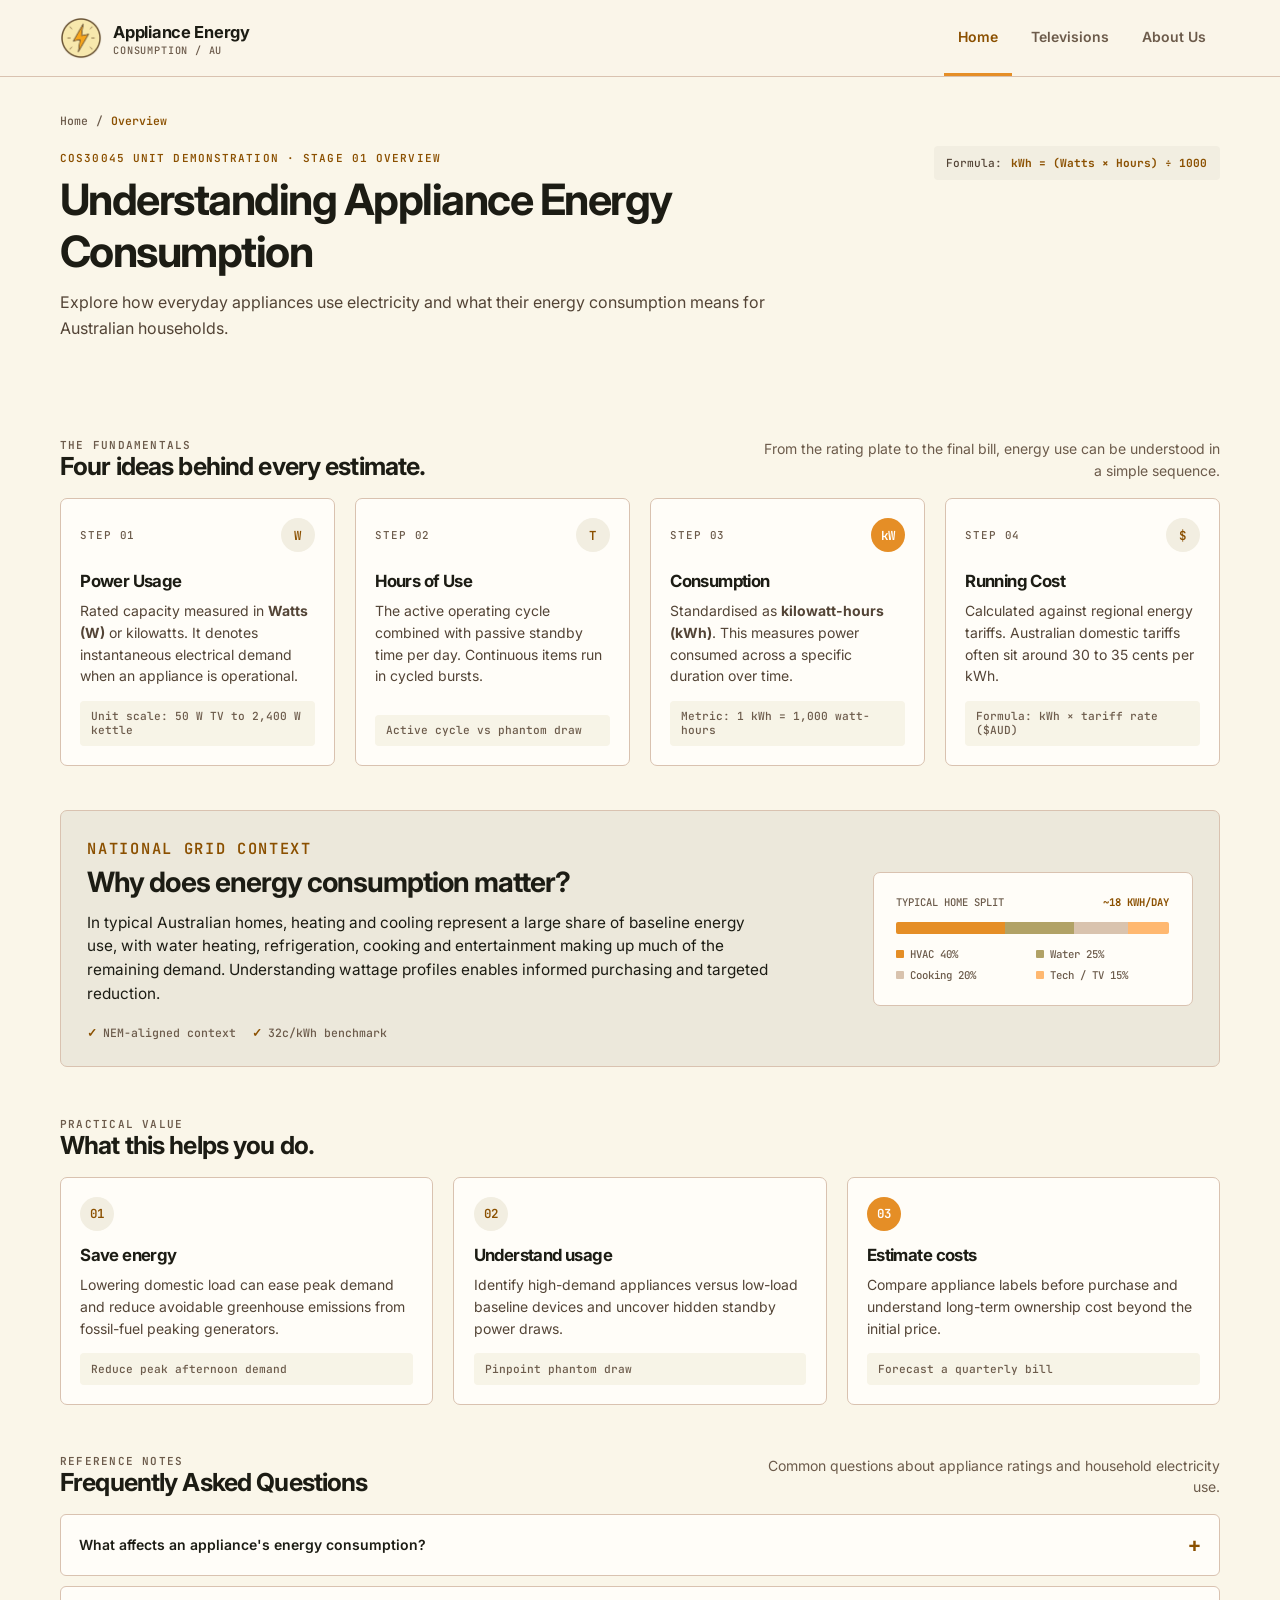
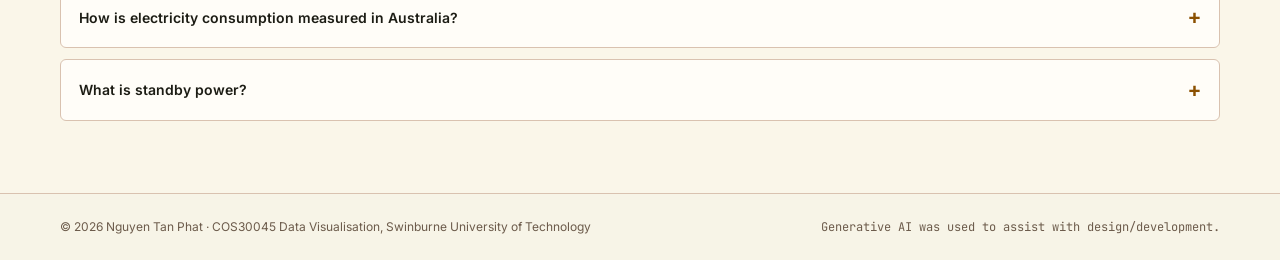
<file: Website/index.html>
<!doctype html>
<html lang="en-AU">
<head>
  <meta charset="utf-8">
  <meta name="viewport" content="width=device-width, initial-scale=1">
  <meta name="description" content="An academic introduction to appliance energy consumption in Australian households.">
  <title>Home | Appliance Energy Consumption</title>
  <link rel="icon" href="assets/img/PowerIcon.svg" type="image/svg+xml">
  <link rel="stylesheet" href="assets/css/style.css">
  <script src="assets/js/main.js" defer></script>
</head>
<body>
  <a class="skip-link" href="#main-content">Skip to content</a>

  <!-- ==================== Site header ==================== -->
  <header class="site-header">
    <div class="nav-wrap">
      <a class="brand" href="index.html" aria-label="Appliance energy consumption home">
        <img src="assets/img/PowerIcon.png" alt="">
        <span>Appliance Energy<br><small>Consumption / AU</small></span>
      </a>
      <nav class="site-nav" aria-label="Main navigation">
        <a href="index.html" aria-current="page">Home</a>
        <a href="televisions.html">Televisions</a>
        <a href="about.html">About Us</a>
      </nav>
    </div>
  </header>

  <main id="main-content" class="page-shell">
    <!-- Breadcrumb -->
    <nav class="breadcrumb" aria-label="Breadcrumb">
      <span>Home</span>
      <span>/</span>
      <span>Overview</span>
    </nav>

    <!-- ==================== Page header ==================== -->
    <section class="page-header">
      <div class="page-header-copy">
        <span class="kicker">COS30045 Unit Demonstration · Stage 01 Overview</span>
        <h1>Understanding Appliance Energy Consumption</h1>
        <p>Explore how everyday appliances use electricity and what their energy consumption means for Australian households.</p>
      </div>
      <div class="formula-chip">Formula: <strong>kWh = (Watts × Hours) ÷ 1000</strong></div>
    </section>

    <!-- ==================== The fundamentals ==================== -->
    <section class="section" aria-labelledby="breakdown-title">
      <div class="section-head">
        <div>
          <p class="eyebrow">The fundamentals</p>
          <h2 id="breakdown-title">Four ideas behind every estimate.</h2>
        </div>
        <p>From the rating plate to the final bill, energy use can be understood in a simple sequence.</p>
      </div>

      <div class="grid-4">
        <article class="card">
          <div>
            <div class="step-top">
              <span class="step-no">STEP 01</span>
              <span class="icon-box">W</span>
            </div>
            <h3>Power Usage</h3>
            <p>Rated capacity measured in <strong>Watts (W)</strong> or kilowatts. It denotes instantaneous electrical demand when an appliance is operational.</p>
          </div>
          <div class="card-foot">Unit scale: 50 W TV to 2,400 W kettle</div>
        </article>

        <article class="card">
          <div>
            <div class="step-top">
              <span class="step-no">STEP 02</span>
              <span class="icon-box">T</span>
            </div>
            <h3>Hours of Use</h3>
            <p>The active operating cycle combined with passive standby time per day. Continuous items run in cycled bursts.</p>
          </div>
          <div class="card-foot">Active cycle vs phantom draw</div>
        </article>

        <article class="card">
          <div>
            <div class="step-top">
              <span class="step-no">STEP 03</span>
              <span class="icon-box accent">kW</span>
            </div>
            <h3>Consumption</h3>
            <p>Standardised as <strong>kilowatt-hours (kWh)</strong>. This measures power consumed across a specific duration over time.</p>
          </div>
          <div class="card-foot">Metric: 1 kWh = 1,000 watt-hours</div>
        </article>

        <article class="card">
          <div>
            <div class="step-top">
              <span class="step-no">STEP 04</span>
              <span class="icon-box">$</span>
            </div>
            <h3>Running Cost</h3>
            <p>Calculated against regional energy tariffs. Australian domestic tariffs often sit around 30 to 35 cents per kWh.</p>
          </div>
          <div class="card-foot">Formula: kWh × tariff rate ($AUD)</div>
        </article>
      </div>
    </section>

    <!-- ==================== National grid context ==================== -->
    <section class="section" aria-labelledby="context-title">
      <div class="context-panel">
        <div>
          <p class="eyebrow">National grid context</p>
          <h2 id="context-title">Why does energy consumption matter?</h2>
          <p>In typical Australian homes, heating and cooling represent a large share of baseline energy use, with water heating, refrigeration, cooking and entertainment making up much of the remaining demand. Understanding wattage profiles enables informed purchasing and targeted reduction.</p>
          <div class="checks">
            <span>NEM-aligned context</span>
            <span>32c/kWh benchmark</span>
          </div>
        </div>

        <div class="panel panel-pad">
          <div class="results-title-row">
            <span>Typical home split</span>
            <strong>~18 kWh/day</strong>
          </div>
          <div class="split-bar" aria-label="Typical home energy split">
            <span title="HVAC 40%"></span>
            <span title="Water 25%"></span>
            <span title="Appliances 20%"></span>
            <span title="Lighting and audio 15%"></span>
          </div>
          <div class="chart-key">
            <span>HVAC 40%</span>
            <span>Water 25%</span>
            <span>Cooking 20%</span>
            <span>Tech / TV 15%</span>
          </div>
        </div>
      </div>
    </section>

    <!-- ==================== Practical value ==================== -->
    <section class="section" aria-labelledby="pillars-title">
      <div class="section-head">
        <div>
          <p class="eyebrow">Practical value</p>
          <h2 id="pillars-title">What this helps you do.</h2>
        </div>
      </div>

      <div class="grid-3">
        <article class="card">
          <span class="icon-box">01</span>
          <h3>Save energy</h3>
          <p>Lowering domestic load can ease peak demand and reduce avoidable greenhouse emissions from fossil-fuel peaking generators.</p>
          <div class="card-foot">Reduce peak afternoon demand</div>
        </article>

        <article class="card">
          <span class="icon-box">02</span>
          <h3>Understand usage</h3>
          <p>Identify high-demand appliances versus low-load baseline devices and uncover hidden standby power draws.</p>
          <div class="card-foot">Pinpoint phantom draw</div>
        </article>

        <article class="card">
          <span class="icon-box accent">03</span>
          <h3>Estimate costs</h3>
          <p>Compare appliance labels before purchase and understand long-term ownership cost beyond the initial price.</p>
          <div class="card-foot">Forecast a quarterly bill</div>
        </article>
      </div>
    </section>

    <!-- ==================== FAQ ==================== -->
    <section class="section" aria-labelledby="faq-title">
      <div class="section-head">
        <div>
          <p class="eyebrow">Reference notes</p>
          <h2 id="faq-title">Frequently Asked Questions</h2>
        </div>
        <p>Common questions about appliance ratings and household electricity use.</p>
      </div>

      <div class="faq-list">
        <div class="faq-item">
          <button class="faq-question" type="button" aria-expanded="false" aria-controls="faq-one">
            What affects an appliance's energy consumption?
          </button>
          <div class="faq-answer" id="faq-one" hidden>
            Rated wattage, daily operating hours, temperature settings, maintenance, appliance age and energy-rating performance all influence actual consumption.
          </div>
        </div>

        <div class="faq-item">
          <button class="faq-question" type="button" aria-expanded="false" aria-controls="faq-two">
            How is electricity consumption measured in Australia?
          </button>
          <div class="faq-answer" id="faq-two" hidden>
            Electricity is recorded in kilowatt-hours (kWh). One kilowatt-hour equals 1,000 watts of electrical power used continuously for one hour.
          </div>
        </div>

        <div class="faq-item">
          <button class="faq-question" type="button" aria-expanded="false" aria-controls="faq-three">
            What is standby power?
          </button>
          <div class="faq-answer" id="faq-three" hidden>
            Standby power is electricity drawn while equipment appears to be switched off or sleeping. A power-board switch can help isolate devices that are not being used.
          </div>
        </div>
      </div>
    </section>
  </main>

  <!-- ==================== Site footer ==================== -->
  <footer class="site-footer">
    <div class="site-footer-inner">
      <p>© <span data-current-year></span> Nguyen Tan Phat · COS30045 Data Visualisation, Swinburne University of Technology</p>
      <p>Generative AI was used to assist with design/development.</p>
    </div>
  </footer>
</body>
</html>
</file>
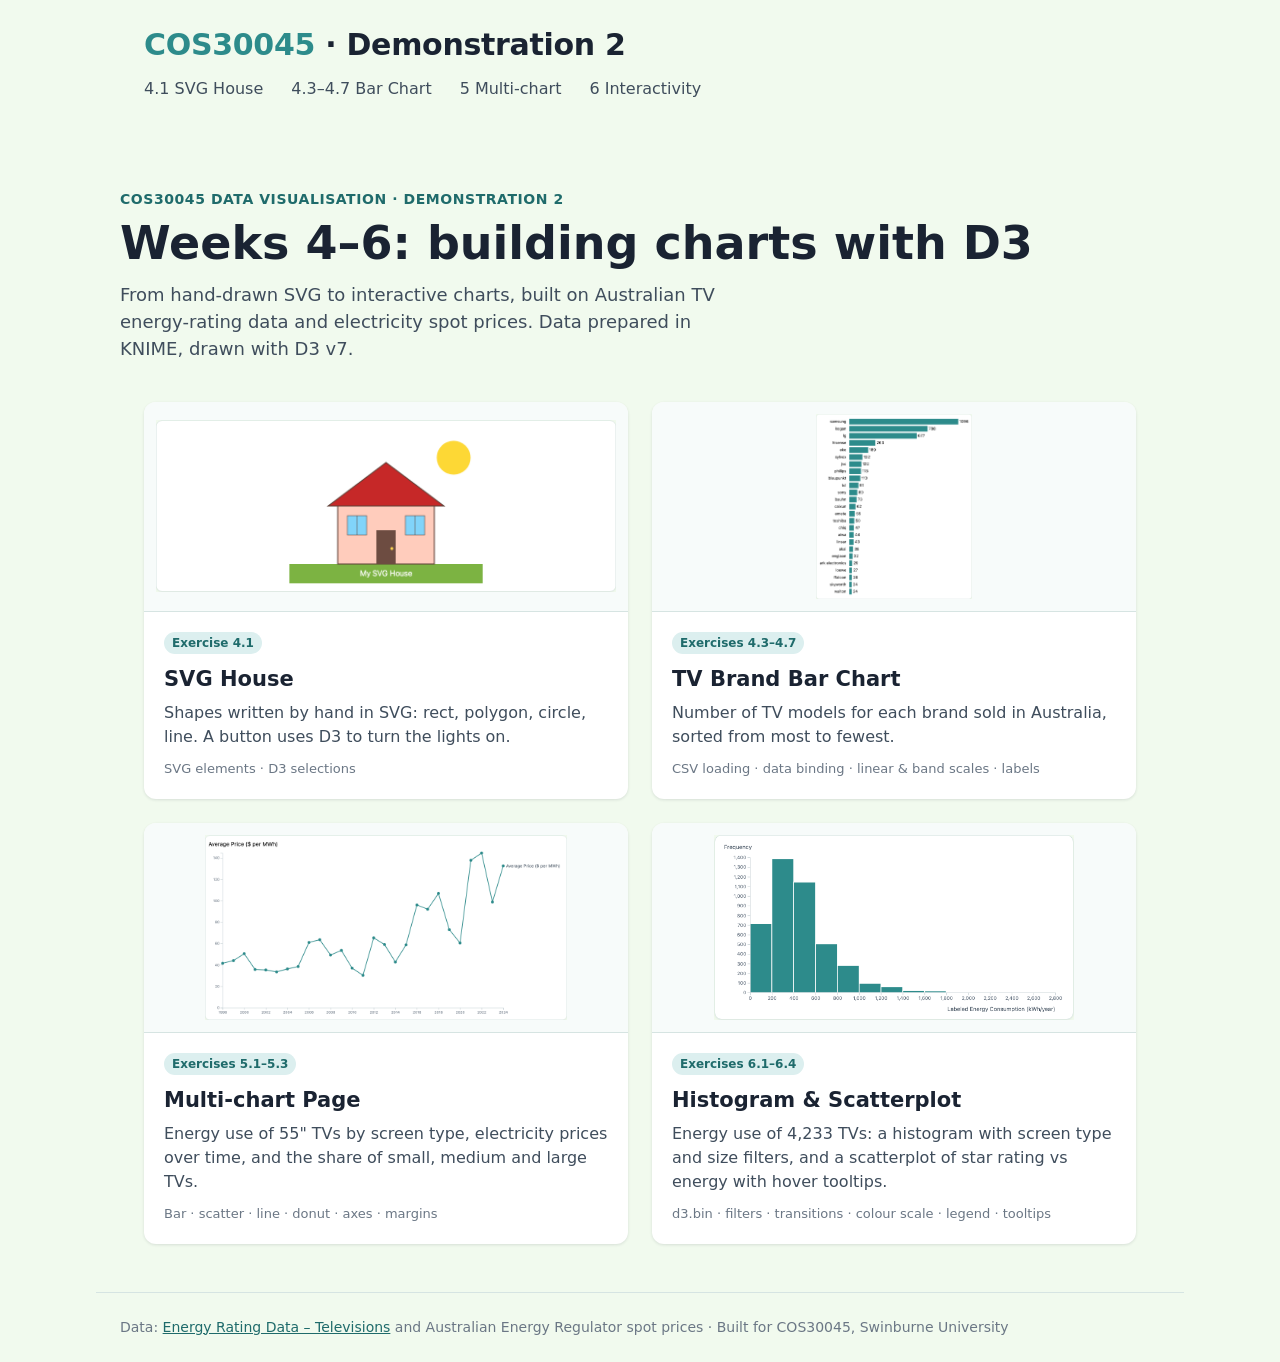
<file: Submission/Demonstration2/index.html>
<!DOCTYPE html>
<html lang="en">
<head>
  <meta charset="utf-8">
  <meta name="viewport" content="width=device-width, initial-scale=1">
  <title>COS30045 Demonstration 2 – Weeks 4 to 6</title>
  <link rel="stylesheet" href="site.css">
  <link rel="stylesheet" href="style.css">
</head>
<body>
<nav class="site-nav" aria-label="Exercises"><a class="site-nav__brand" href="index.html"><span>COS30045</span> · Demonstration 2</a><div class="site-nav__links"><a href="dv-04-svg-house/index.html">4.1 SVG House</a><a href="dv-04-bar-chart-exercise/index.html">4.3–4.7 Bar Chart</a><a href="dv-05-multichart-webpage/index.html">5 Multi-chart</a><a href="dv-06-interactivity/index.html">6 Interactivity</a></div></nav>
<header class="hero">
  <p class="eyebrow">COS30045 Data Visualisation · Demonstration 2</p>
  <h1>Weeks 4–6: building charts with D3</h1>
  <p class="lede">From hand-drawn SVG to interactive charts, built on Australian TV energy-rating data
    and electricity spot prices. Data prepared in KNIME, drawn with D3 v7.</p>
</header>

<main class="cards">
  <a class="card" href="dv-04-svg-house/index.html">
    <img src="img/house.png" alt="SVG drawing of a house with a red roof, two windows and a sun">
    <div class="card__body">
      <span class="tag">Exercise 4.1</span>
      <h2>SVG House</h2>
      <p>Shapes written by hand in SVG: rect, polygon, circle, line. A button uses D3 to turn the lights on.</p>
      <p class="skills">SVG elements · D3 selections</p>
    </div>
  </a>
  <a class="card" href="dv-04-bar-chart-exercise/index.html">
    <img src="img/bar-chart.png" alt="Horizontal bar chart of TV models per brand, Samsung highest">
    <div class="card__body">
      <span class="tag">Exercises 4.3–4.7</span>
      <h2>TV Brand Bar Chart</h2>
      <p>Number of TV models for each brand sold in Australia, sorted from most to fewest.</p>
      <p class="skills">CSV loading · data binding · linear &amp; band scales · labels</p>
    </div>
  </a>
  <a class="card" href="dv-05-multichart-webpage/index.html">
    <img src="img/multi-chart.png" alt="Line chart of average electricity spot price rising from 1998 to 2024">
    <div class="card__body">
      <span class="tag">Exercises 5.1–5.3</span>
      <h2>Multi-chart Page</h2>
      <p>Energy use of 55" TVs by screen type, electricity prices over time, and the share of small, medium and large TVs.</p>
      <p class="skills">Bar · scatter · line · donut · axes · margins</p>
    </div>
  </a>
  <a class="card" href="dv-06-interactivity/index.html">
    <img src="img/interactivity.png" alt="Histogram of TV energy consumption, most TVs under 600 kWh per year">
    <div class="card__body">
      <span class="tag">Exercises 6.1–6.4</span>
      <h2>Histogram &amp; Scatterplot</h2>
      <p>Energy use of 4,233 TVs: a histogram with screen type and size filters, and a scatterplot of star rating vs energy with hover tooltips.</p>
      <p class="skills">d3.bin · filters · transitions · colour scale · legend · tooltips</p>
    </div>
  </a>
</main>

<footer class="site-footer">
  Data: <a href="https://data.gov.au/data/dataset/energy-rating-for-household-appliances">Energy Rating Data – Televisions</a>
  and Australian Energy Regulator spot prices · Built for COS30045, Swinburne University
</footer>
</body>
</html>
</file>
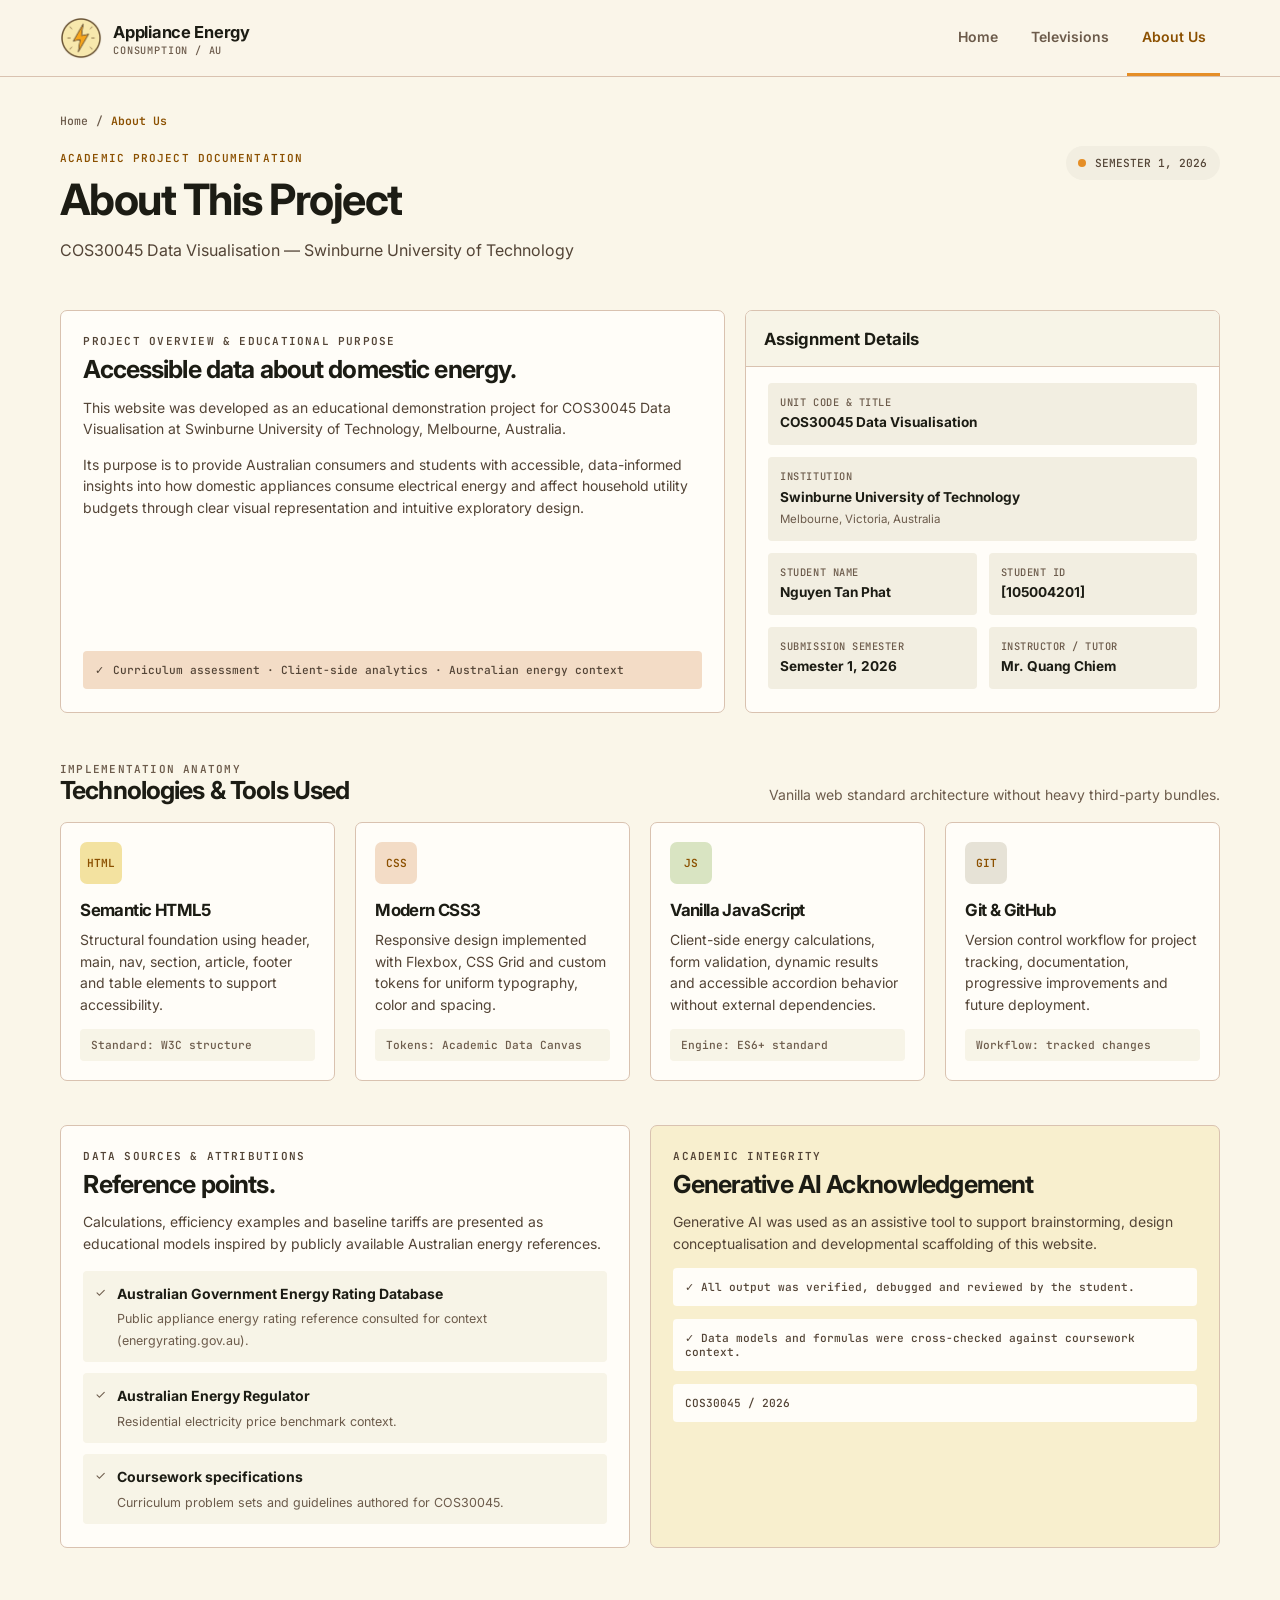
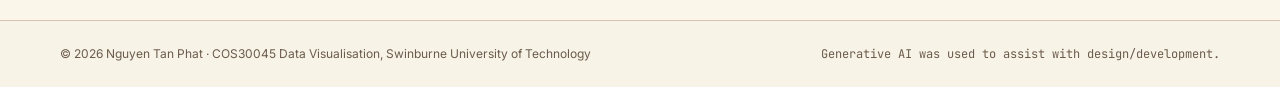
<file: Website/about.html>
<!doctype html>
<html lang="en-AU">
<head>
  <meta charset="utf-8">
  <meta name="viewport" content="width=device-width, initial-scale=1">
  <meta name="description" content="Academic project documentation for the Appliance Energy Consumption website.">
  <title>About Us | Appliance Energy Consumption</title>
  <link rel="icon" href="assets/img/PowerIcon.svg" type="image/svg+xml">
  <link rel="stylesheet" href="assets/css/style.css">
  <script src="assets/js/main.js" defer></script>
</head>
<body>
  <a class="skip-link" href="#main-content">Skip to content</a>

  <!-- ==================== Site header ==================== -->
  <header class="site-header">
    <div class="nav-wrap">
      <a class="brand" href="index.html" aria-label="Appliance energy consumption home">
        <img src="assets/img/PowerIcon.png" alt="">
        <span>Appliance Energy<br><small>Consumption / AU</small></span>
      </a>
      <nav class="site-nav" aria-label="Main navigation">
        <a href="index.html">Home</a>
        <a href="televisions.html">Televisions</a>
        <a href="about.html" aria-current="page">About Us</a>
      </nav>
    </div>
  </header>

  <main id="main-content" class="page-shell">
    <!-- Breadcrumb -->
    <nav class="breadcrumb" aria-label="Breadcrumb">
      <a href="index.html">Home</a>
      <span>/</span>
      <span>About Us</span>
    </nav>

    <!-- ==================== Page header ==================== -->
    <section class="page-header">
      <div class="page-header-copy">
        <span class="kicker">Academic Project Documentation</span>
        <h1>About This Project</h1>
        <p>COS30045 Data Visualisation — Swinburne University of Technology</p>
      </div>
      <div class="status-chip"><span class="status-dot"></span> SEMESTER 1, 2026</div>
    </section>

    <!-- ==================== Overview + assignment details ==================== -->
    <section class="bento" aria-label="Project overview and assignment details">
      <article class="panel overview">
        <div>
          <p class="eyebrow">Project overview &amp; educational purpose</p>
          <h2>Accessible data about domestic energy.</h2>
          <p>This website was developed as an educational demonstration project for COS30045 Data Visualisation at Swinburne University of Technology, Melbourne, Australia.</p>
          <p>Its purpose is to provide Australian consumers and students with accessible, data-informed insights into how domestic appliances consume electrical energy and affect household utility budgets through clear visual representation and intuitive exploratory design.</p>
        </div>
        <div class="callout">
          <span>✓</span>
          <span>Curriculum assessment · Client-side analytics · Australian energy context</span>
        </div>
      </article>

      <aside class="panel registry">
        <div class="metadata-header">
          <strong>Assignment Details</strong>
        </div>
        <div class="metadata">
          <div class="metadata-item">
            <span>Unit code &amp; title</span>
            <strong>COS30045 Data Visualisation</strong>
          </div>
          <div class="metadata-item">
            <span>Institution</span>
            <strong>Swinburne University of Technology</strong>
            <small>Melbourne, Victoria, Australia</small>
          </div>
          <div class="metadata-grid">
            <div class="metadata-item">
              <span>Student name</span>
              <strong>Nguyen Tan Phat</strong>
            </div>
            <div class="metadata-item">
              <span>Student ID</span>
              <strong>[105004201]</strong>
            </div>
          </div>
          <div class="metadata-grid">
            <div class="metadata-item">
              <span>Submission semester</span>
              <strong>Semester 1, 2026</strong>
            </div>
            <div class="metadata-item">
              <span>Instructor / tutor</span>
              <strong>Mr. Quang Chiem</strong>
            </div>
          </div>
        </div>
      </aside>
    </section>

    <!-- ==================== Technologies ==================== -->
    <section class="section" aria-labelledby="tools-title">
      <div class="section-head">
        <div>
          <p class="eyebrow">Implementation anatomy</p>
          <h2 id="tools-title">Technologies &amp; Tools Used</h2>
        </div>
        <p>Vanilla web standard architecture without heavy third-party bundles.</p>
      </div>

      <div class="grid-4">
        <article class="card tool-card">
          <span class="tool-icon">HTML</span>
          <h3>Semantic HTML5</h3>
          <p>Structural foundation using header, main, nav, section, article, footer and table elements to support accessibility.</p>
          <div class="card-foot">Standard: W3C structure</div>
        </article>

        <article class="card tool-card">
          <span class="tool-icon">CSS</span>
          <h3>Modern CSS3</h3>
          <p>Responsive design implemented with Flexbox, CSS Grid and custom tokens for uniform typography, color and spacing.</p>
          <div class="card-foot">Tokens: Academic Data Canvas</div>
        </article>

        <article class="card tool-card">
          <span class="tool-icon">JS</span>
          <h3>Vanilla JavaScript</h3>
          <p>Client-side energy calculations, form validation, dynamic results and accessible accordion behavior without external dependencies.</p>
          <div class="card-foot">Engine: ES6+ standard</div>
        </article>

        <article class="card tool-card">
          <span class="tool-icon">GIT</span>
          <h3>Git &amp; GitHub</h3>
          <p>Version control workflow for project tracking, documentation, progressive improvements and future deployment.</p>
          <div class="card-foot">Workflow: tracked changes</div>
        </article>
      </div>
    </section>

    <!-- ==================== Sources + integrity ==================== -->
    <section class="section grid-2" aria-label="Data sources and academic integrity">
      <article class="panel panel-pad">
        <p class="eyebrow">Data sources &amp; attributions</p>
        <h2>Reference points.</h2>
        <p>Calculations, efficiency examples and baseline tariffs are presented as educational models inspired by publicly available Australian energy references.</p>
        <ul class="source-list">
          <li>
            <span>✓</span>
            <div>
              <strong>Australian Government Energy Rating Database</strong>
              <span>Public appliance energy rating reference consulted for context (energyrating.gov.au).</span>
            </div>
          </li>
          <li>
            <span>✓</span>
            <div>
              <strong>Australian Energy Regulator</strong>
              <span>Residential electricity price benchmark context.</span>
            </div>
          </li>
          <li>
            <span>✓</span>
            <div>
              <strong>Coursework specifications</strong>
              <span>Curriculum problem sets and guidelines authored for COS30045.</span>
            </div>
          </li>
        </ul>
      </article>

      <article class="panel integrity panel-pad">
        <p class="eyebrow">Academic integrity</p>
        <h2>Generative AI Acknowledgement</h2>
        <p>Generative AI was used as an assistive tool to support brainstorming, design conceptualisation and developmental scaffolding of this website.</p>
        <div class="callout">✓ All output was verified, debugged and reviewed by the student.</div>
        <div class="callout">✓ Data models and formulas were cross-checked against coursework context.</div>
        <div class="callout">COS30045 / 2026</div>
      </article>
    </section>
  </main>

  <!-- ==================== Site footer ==================== -->
  <footer class="site-footer">
    <div class="site-footer-inner">
      <p>© <span data-current-year></span> Nguyen Tan Phat · COS30045 Data Visualisation, Swinburne University of Technology</p>
      <p>Generative AI was used to assist with design/development.</p>
    </div>
  </footer>
</body>
</html>
</file>
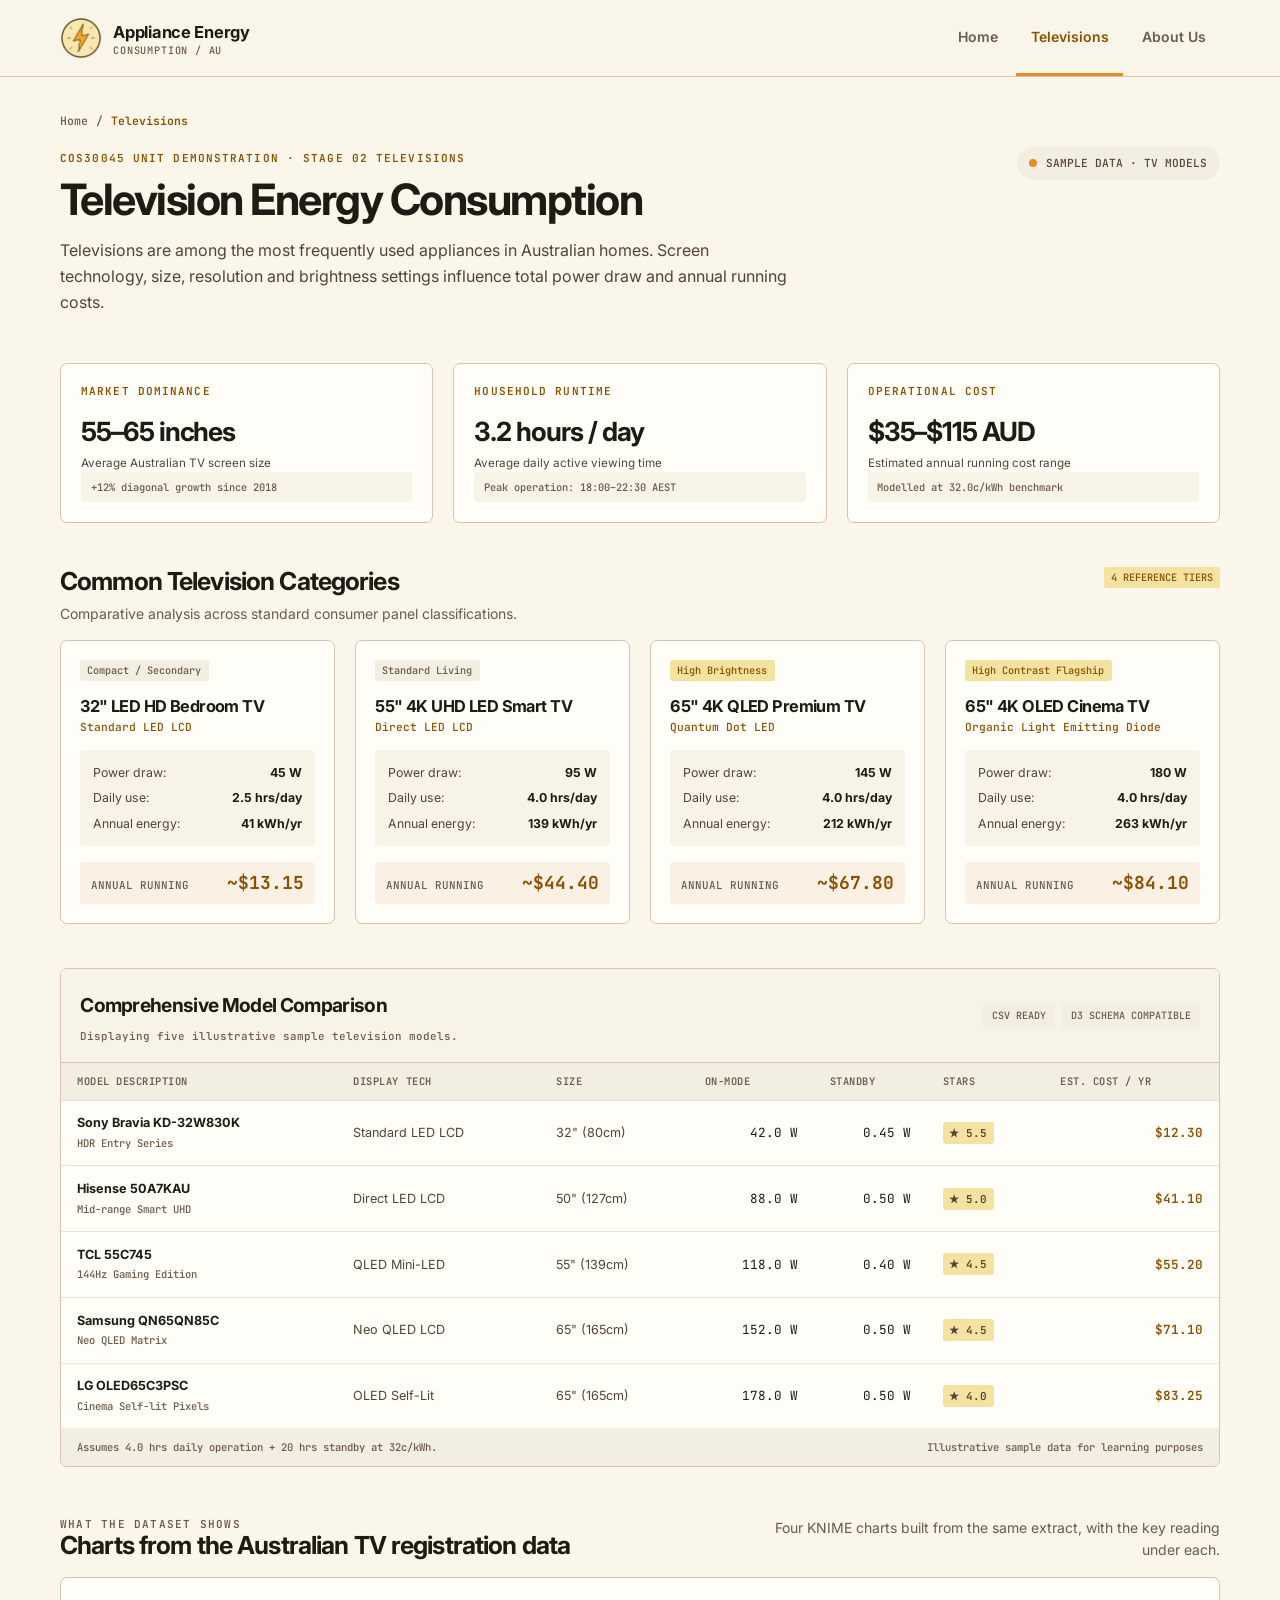
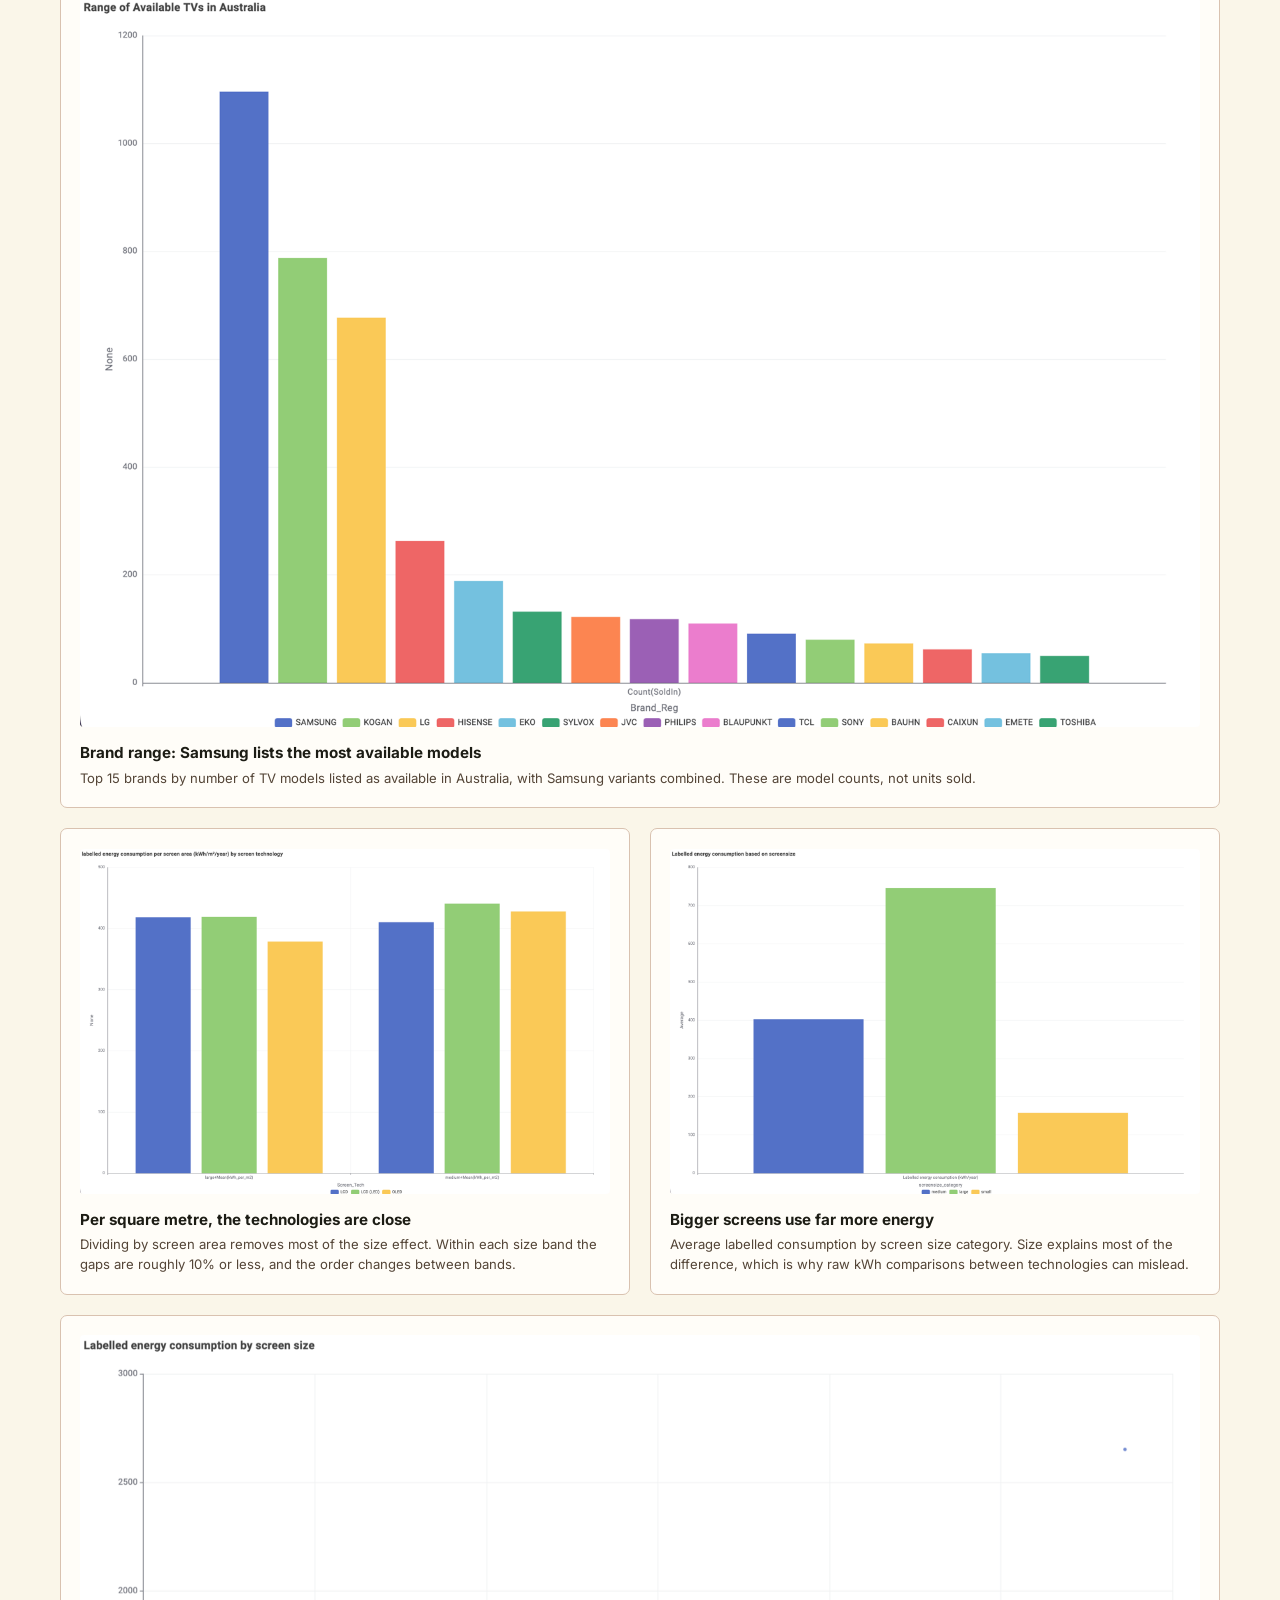
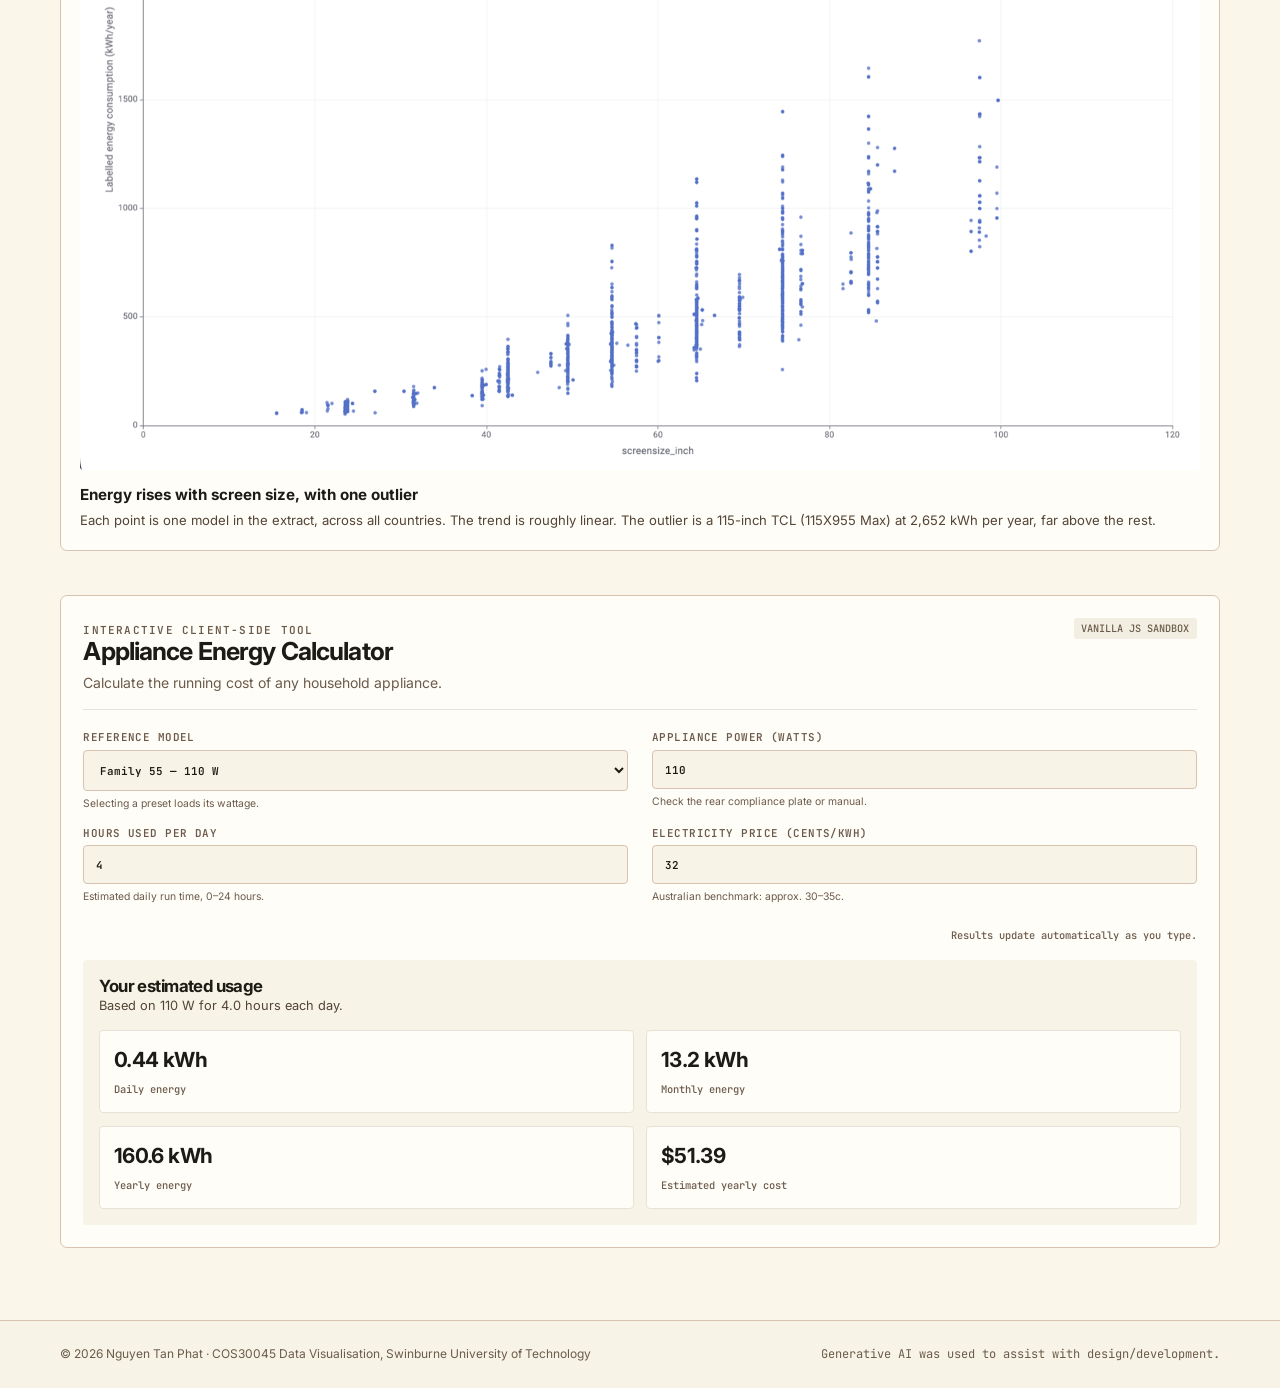
<file: Website/televisions.html>
<!doctype html>
<html lang="en-AU">
<head>
  <meta charset="utf-8">
  <meta name="viewport" content="width=device-width, initial-scale=1">
  <meta name="description" content="Television energy consumption reference data and interactive appliance calculator.">
  <title>Televisions | Appliance Energy Consumption</title>
  <link rel="icon" href="assets/img/PowerIcon.svg" type="image/svg+xml">
  <link rel="stylesheet" href="assets/css/style.css">
  <script src="assets/js/main.js" defer></script>
  <script src="assets/js/calculator.js" defer></script>
</head>
<body>
  <a class="skip-link" href="#main-content">Skip to content</a>

  <!-- ==================== Site header ==================== -->
  <header class="site-header">
    <div class="nav-wrap">
      <a class="brand" href="index.html" aria-label="Appliance energy consumption home">
        <img src="assets/img/PowerIcon.png" alt="">
        <span>Appliance Energy<br><small>Consumption / AU</small></span>
      </a>
      <nav class="site-nav" aria-label="Main navigation">
        <a href="index.html">Home</a>
        <a href="televisions.html" aria-current="page">Televisions</a>
        <a href="about.html">About Us</a>
      </nav>
    </div>
  </header>

  <main id="main-content" class="page-shell">
    <!-- Breadcrumb -->
    <nav class="breadcrumb" aria-label="Breadcrumb">
      <a href="index.html">Home</a>
      <span>/</span>
      <span>Televisions</span>
    </nav>

    <!-- ==================== Page header ==================== -->
    <section class="page-header">
      <div class="page-header-copy">
        <span class="kicker">COS30045 Unit Demonstration · Stage 02 Televisions</span>
        <h1>Television Energy Consumption</h1>
        <p>Televisions are among the most frequently used appliances in Australian homes. Screen technology, size, resolution and brightness settings influence total power draw and annual running costs.</p>
      </div>
      <div class="status-chip"><span class="status-dot"></span> SAMPLE DATA · TV MODELS</div>
    </section>

    <!-- ==================== Quick insights ==================== -->
    <section class="metric-grid" aria-label="Quick television insights">
      <div class="metric">
        <span class="label">Market dominance</span>
        <strong>55–65 inches</strong>
        <small>Average Australian TV screen size</small>
        <div class="metric-foot">+12% diagonal growth since 2018</div>
      </div>
      <div class="metric">
        <span class="label">Household runtime</span>
        <strong>3.2 hours / day</strong>
        <small>Average daily active viewing time</small>
        <div class="metric-foot">Peak operation: 18:00–22:30 AEST</div>
      </div>
      <div class="metric">
        <span class="label">Operational cost</span>
        <strong>$35–$115 AUD</strong>
        <small>Estimated annual running cost range</small>
        <div class="metric-foot">Modelled at 32.0c/kWh benchmark</div>
      </div>
    </section>

    <!-- ==================== TV categories ==================== -->
    <section class="section" aria-labelledby="categories-title">
      <div class="section-head">
        <div>
          <h2 id="categories-title">Common Television Categories</h2>
          <p>Comparative analysis across standard consumer panel classifications.</p>
        </div>
        <span class="tag warm">4 REFERENCE TIERS</span>
      </div>

      <div class="grid-4">
        <article class="card model-card">
          <span class="tag">Compact / Secondary</span>
          <h3>32&quot; LED HD Bedroom TV</h3>
          <span class="type">Standard LED LCD</span>
          <div class="spec-list">
            <div class="spec-row">Power draw: <strong>45 W</strong></div>
            <div class="spec-row">Daily use: <strong>2.5 hrs/day</strong></div>
            <div class="spec-row">Annual energy: <strong>41 kWh/yr</strong></div>
          </div>
          <div class="cost-row">Annual running <strong>~$13.15</strong></div>
        </article>

        <article class="card model-card">
          <span class="tag">Standard Living</span>
          <h3>55&quot; 4K UHD LED Smart TV</h3>
          <span class="type">Direct LED LCD</span>
          <div class="spec-list">
            <div class="spec-row">Power draw: <strong>95 W</strong></div>
            <div class="spec-row">Daily use: <strong>4.0 hrs/day</strong></div>
            <div class="spec-row">Annual energy: <strong>139 kWh/yr</strong></div>
          </div>
          <div class="cost-row">Annual running <strong>~$44.40</strong></div>
        </article>

        <article class="card model-card">
          <span class="tag warm">High Brightness</span>
          <h3>65&quot; 4K QLED Premium TV</h3>
          <span class="type">Quantum Dot LED</span>
          <div class="spec-list">
            <div class="spec-row">Power draw: <strong>145 W</strong></div>
            <div class="spec-row">Daily use: <strong>4.0 hrs/day</strong></div>
            <div class="spec-row">Annual energy: <strong>212 kWh/yr</strong></div>
          </div>
          <div class="cost-row">Annual running <strong>~$67.80</strong></div>
        </article>

        <article class="card model-card">
          <span class="tag warm">High Contrast Flagship</span>
          <h3>65&quot; 4K OLED Cinema TV</h3>
          <span class="type">Organic Light Emitting Diode</span>
          <div class="spec-list">
            <div class="spec-row">Power draw: <strong>180 W</strong></div>
            <div class="spec-row">Daily use: <strong>4.0 hrs/day</strong></div>
            <div class="spec-row">Annual energy: <strong>263 kWh/yr</strong></div>
          </div>
          <div class="cost-row">Annual running <strong>~$84.10</strong></div>
        </article>
      </div>
    </section>

    <!-- ==================== Model comparison ==================== -->
    <section class="section" aria-labelledby="comparison-title">
      <div class="table-panel panel">
        <div class="table-toolbar">
          <div>
            <h2 id="comparison-title">Comprehensive Model Comparison</h2>
            <p>Displaying five illustrative sample television models.</p>
          </div>
          <div class="table-tags">
            <span>CSV READY</span>
            <span>D3 SCHEMA COMPATIBLE</span>
          </div>
        </div>

        <div class="table-wrap">
          <table>
            <thead>
              <tr>
                <th scope="col">Model description</th>
                <th scope="col">Display tech</th>
                <th scope="col">Size</th>
                <th scope="col">On-mode</th>
                <th scope="col">Standby</th>
                <th scope="col">Stars</th>
                <th scope="col">Est. cost / yr</th>
              </tr>
            </thead>
            <tbody>
              <tr>
                <td>
                  <strong>Sony Bravia KD-32W830K</strong>
                  <small>HDR Entry Series</small>
                </td>
                <td>Standard LED LCD</td>
                <td>32&quot; (80cm)</td>
                <td class="number">42.0 W</td>
                <td class="number">0.45 W</td>
                <td><span class="star">★ 5.5</span></td>
                <td class="cost">$12.30</td>
              </tr>
              <tr>
                <td>
                  <strong>Hisense 50A7KAU</strong>
                  <small>Mid-range Smart UHD</small>
                </td>
                <td>Direct LED LCD</td>
                <td>50&quot; (127cm)</td>
                <td class="number">88.0 W</td>
                <td class="number">0.50 W</td>
                <td><span class="star">★ 5.0</span></td>
                <td class="cost">$41.10</td>
              </tr>
              <tr>
                <td>
                  <strong>TCL 55C745</strong>
                  <small>144Hz Gaming Edition</small>
                </td>
                <td>QLED Mini-LED</td>
                <td>55&quot; (139cm)</td>
                <td class="number">118.0 W</td>
                <td class="number">0.40 W</td>
                <td><span class="star">★ 4.5</span></td>
                <td class="cost">$55.20</td>
              </tr>
              <tr>
                <td>
                  <strong>Samsung QN65QN85C</strong>
                  <small>Neo QLED Matrix</small>
                </td>
                <td>Neo QLED LCD</td>
                <td>65&quot; (165cm)</td>
                <td class="number">152.0 W</td>
                <td class="number">0.50 W</td>
                <td><span class="star">★ 4.5</span></td>
                <td class="cost">$71.10</td>
              </tr>
              <tr>
                <td>
                  <strong>LG OLED65C3PSC</strong>
                  <small>Cinema Self-lit Pixels</small>
                </td>
                <td>OLED Self-Lit</td>
                <td>65&quot; (165cm)</td>
                <td class="number">178.0 W</td>
                <td class="number">0.50 W</td>
                <td><span class="star">★ 4.0</span></td>
                <td class="cost">$83.25</td>
              </tr>
            </tbody>
          </table>
        </div>

        <div class="table-note">
          <span>Assumes 4.0 hrs daily operation + 20 hrs standby at 32c/kWh.</span>
          <span>Illustrative sample data for learning purposes</span>
        </div>
      </div>
    </section>

    <!-- ==================== Data charts ==================== -->
    <section class="section" aria-labelledby="charts-title">
      <div class="section-head">
        <div>
          <p class="eyebrow">What the dataset shows</p>
          <h2 id="charts-title">Charts from the Australian TV registration data</h2>
        </div>
        <p>Four KNIME charts built from the same extract, with the key reading under each.</p>
      </div>

      <div class="chart-grid">
        <figure class="chart-figure chart-figure--wide">
          <img src="assets/img/chart-brands.png" width="1600" height="1044" loading="lazy"
            alt="Bar chart of the top 15 TV brands by number of available models in Australia. SAMSUNG is highest at about 1,096 models, followed by KOGAN at about 790 and LG at about 680. HISENSE is about 260 and EKO about 190.">
          <figcaption>
            <strong>Brand range: Samsung lists the most available models</strong>
            Top 15 brands by number of TV models listed as available in Australia, with Samsung variants combined. These are model counts, not units sold.
          </figcaption>
        </figure>

        <figure class="chart-figure">
          <img src="assets/img/chart-energy-per-area.png" width="1600" height="1044" loading="lazy"
            alt="Grouped bar chart of mean labelled energy use per square metre of screen for LCD, LCD (LED) and OLED. For large screens, LCD and LCD (LED) are both about 418 kWh/m²/year and OLED is about 379. For medium screens, LCD is about 410, LCD (LED) about 441 and OLED about 428.">
          <figcaption>
            <strong>Per square metre, the technologies are close</strong>
            Dividing by screen area removes most of the size effect. Within each size band the gaps are roughly 10% or less, and the order changes between bands.
          </figcaption>
        </figure>

        <figure class="chart-figure">
          <img src="assets/img/chart-screen-size.png" width="1600" height="1044" loading="lazy"
            alt="Bar chart of average labelled energy consumption by screen size. Medium screens average about 400 kWh per year, large screens about 745 kWh per year and small screens about 160 kWh per year.">
          <figcaption>
            <strong>Bigger screens use far more energy</strong>
            Average labelled consumption by screen size category. Size explains most of the difference, which is why raw kWh comparisons between technologies can mislead.
          </figcaption>
        </figure>

        <figure class="chart-figure chart-figure--wide">
          <img src="assets/img/chart-size-vs-energy.png" width="1600" height="1050" loading="lazy"
            alt="Scatter plot of labelled energy consumption in kWh per year against screen size in inches, one point per model. Points rise from under 200 kWh at about 15 to 40 inches to roughly 1,000 kWh at about 75 inches. One outlier at about 115 inches sits near 2,650 kWh.">
          <figcaption>
            <strong>Energy rises with screen size, with one outlier</strong>
            Each point is one model in the extract, across all countries. The trend is roughly linear. The outlier is a 115-inch TCL (115X955 Max) at 2,652 kWh per year, far above the rest.
          </figcaption>
        </figure>
      </div>
    </section>

    <!-- ==================== Calculator ==================== -->
    <section class="section" aria-labelledby="calculator-title">
      <div class="calculator-panel">
        <div class="calculator-heading">
          <div>
            <p class="eyebrow">Interactive client-side tool</p>
            <h2 id="calculator-title">Appliance Energy Calculator</h2>
            <p>Calculate the running cost of any household appliance.</p>
          </div>
          <span class="tag">VANILLA JS SANDBOX</span>
        </div>

        <form class="calculator-form" id="energy-calculator">
          <div class="calculator-inputs">
            <label for="model">
              Reference model
              <select id="model" name="model" aria-describedby="model-hint">
                <option value="studio">Studio 43 — 65 W</option>
                <option value="family" selected>Family 55 — 110 W</option>
                <option value="cinema">Cinema 75 — 165 W</option>
                <option value="custom">Custom wattage</option>
              </select>
              <span class="field-hint" id="model-hint">Selecting a preset loads its wattage.</span>
            </label>

            <label for="watts">
              Appliance power (watts)
              <input
                id="watts"
                name="watts"
                type="number"
                min="1"
                step="1"
                value="110"
                inputmode="decimal"
                aria-describedby="watts-hint watts-error"
              >
              <span class="field-hint" id="watts-hint">Check the rear compliance plate or manual.</span>
              <span class="field-error" id="watts-error" hidden></span>
            </label>

            <label for="hours">
              Hours used per day
              <input
                id="hours"
                name="hours"
                type="number"
                min="0.1"
                max="24"
                step="0.1"
                value="4"
                inputmode="decimal"
                aria-describedby="hours-hint hours-error"
              >
              <span class="field-hint" id="hours-hint">Estimated daily run time, 0–24 hours.</span>
              <span class="field-error" id="hours-error" hidden></span>
            </label>

            <label for="price">
              Electricity price (cents/kWh)
              <input
                id="price"
                name="price"
                type="number"
                min="0.1"
                step="0.1"
                value="32"
                inputmode="decimal"
                aria-describedby="price-hint price-error"
              >
              <span class="field-hint" id="price-hint">Australian benchmark: approx. 30–35c.</span>
              <span class="field-error" id="price-error" hidden></span>
            </label>
          </div>

          <div class="calculator-foot">
            <p class="form-status" id="form-status" role="status"></p>
            <p class="live-hint">Results update automatically as you type.</p>
          </div>

          <div class="results" id="calculator-results" aria-live="polite">
            <div class="results-title-row">
              <span>Calculated output summary</span>
              <span>Based on a 30-day billing cycle</span>
            </div>
            <p class="results-intro">Complete the fields to see an estimate.</p>
          </div>
        </form>
      </div>
    </section>
  </main>

  <!-- ==================== Site footer ==================== -->
  <footer class="site-footer">
    <div class="site-footer-inner">
      <p>© <span data-current-year></span> Nguyen Tan Phat · COS30045 Data Visualisation, Swinburne University of Technology</p>
      <p>Generative AI was used to assist with design/development.</p>
    </div>
  </footer>
</body>
</html>
</file>
<file: Website/assets/css/style.css>
@import url("https://fonts.googleapis.com/css2?family=Inter:wght@400;500;600;700&family=JetBrains+Mono:wght@500;600&display=swap");

/* ==========================================================================
   Design tokens
   ========================================================================== */
:root {
  --canvas: #faf6e9;
  --surface: #fffdf8;
  --surface-low: #f7f4e7;
  --surface-mid: #f2eee1;
  --surface-high: #e6e2d6;
  --surface-band: #ece8db;
  --ink: #1c1c14;
  --muted: #534436;
  --secondary: #6c5b4b;
  --primary: #8b5000;
  --primary-container: #e58e26;
  --yellow: #f3e2a0;
  --peach: #f3dcc6;
  --line: #d9c2b0;
  --error: #ba1a1a;
  --mono: "JetBrains Mono", monospace;
  --sans: "Inter", system-ui, sans-serif;
  --content: 1160px;
}

/* ==========================================================================
   Base
   ========================================================================== */
* {
  box-sizing: border-box;
}

html {
  scroll-behavior: smooth;
}

body {
  margin: 0;
  color: var(--ink);
  background: var(--canvas);
  font-family: var(--sans);
  font-size: 14px;
  line-height: 1.55;
}

a {
  color: inherit;
}

button,
input,
select {
  font: inherit;
}

/* ==========================================================================
   Header + navigation
   ========================================================================== */
.skip-link {
  position: absolute;
  left: 1rem;
  top: -4rem;
  z-index: 20;
  padding: .6rem .9rem;
  color: #fff;
  background: var(--primary);
}

.skip-link:focus {
  top: 0;
}

.site-header {
  border-bottom: 1px solid var(--line);
  background: rgba(250, 246, 233, .94);
}

.nav-wrap,
.page-shell,
.site-footer-inner {
  width: min(var(--content), calc(100% - 2rem));
  margin: 0 auto;
}

.nav-wrap {
  display: flex;
  align-items: center;
  justify-content: space-between;
  min-height: 76px;
  gap: 1.25rem;
}

.brand {
  display: inline-flex;
  align-items: center;
  gap: .7rem;
  color: var(--ink);
  text-decoration: none;
  font-weight: 700;
  letter-spacing: -.02em;
  transition: color .18s ease;
}

.brand:hover {
  color: var(--primary);
}

.brand img {
  width: 42px;
  height: 42px;
}

.brand span {
  font-size: 1.03rem;
}

.brand small {
  display: block;
  color: var(--secondary);
  font: 500 .64rem/1 var(--mono);
  letter-spacing: .08em;
  text-transform: uppercase;
}

.site-nav {
  display: flex;
  align-items: stretch;
  gap: .25rem;
  height: 76px;
}

.site-nav a {
  display: inline-flex;
  align-items: center;
  padding: 0 .9rem;
  color: var(--secondary);
  border-bottom: 3px solid transparent;
  text-decoration: none;
  font-weight: 600;
  transition: color .18s ease, background .18s ease, border-color .18s ease;
}

.site-nav a:hover,
.site-nav a:focus-visible {
  color: var(--primary);
  background: var(--surface-low);
}

.site-nav a[aria-current="page"] {
  color: var(--primary);
  border-color: var(--primary-container);
}

:focus-visible {
  outline: 2px solid var(--primary-container);
  outline-offset: 3px;
}

/* ==========================================================================
   Page shell + breadcrumb
   ========================================================================== */
.page-shell {
  padding: 2.25rem 0 4.5rem;
}

.breadcrumb {
  display: flex;
  align-items: center;
  gap: .5rem;
  margin-bottom: 1.1rem;
  color: var(--secondary);
  font: 500 .72rem var(--mono);
}

.breadcrumb a {
  text-decoration: none;
}

.breadcrumb a:hover {
  color: var(--primary);
  text-decoration: underline;
}

.breadcrumb span:last-child {
  color: var(--primary);
  font-weight: 600;
}

/* ==========================================================================
   Page header
   ========================================================================== */
.page-header {
  display: flex;
  align-items: end;
  justify-content: space-between;
  gap: 1.5rem;
  padding-bottom: 2.1rem;
}

.page-header-copy {
  max-width: 780px;
}

.kicker,
.label {
  color: var(--primary);
  font: 600 .69rem var(--mono);
  letter-spacing: .1em;
  text-transform: uppercase;
}

/* ==========================================================================
   Typography
   ========================================================================== */
h1,
h2,
h3 {
  margin: 0;
  color: var(--ink);
  line-height: 1.2;
  letter-spacing: -.035em;
}

h1 {
  margin-top: .4rem;
  font-size: clamp(2rem, 4vw, 2.7rem);
}

h2 {
  font-size: 1.55rem;
}

h3 {
  font-size: 1.05rem;
}

p {
  margin: 0 0 .85rem;
}

.page-header p {
  max-width: 730px;
  margin-top: .7rem;
  color: var(--muted);
  font-size: 1rem;
  line-height: 1.65;
}

.formula-chip,
.status-chip {
  display: inline-flex;
  align-items: center;
  gap: .55rem;
  align-self: start;
  padding: .65rem .8rem;
  color: var(--muted);
  background: var(--surface-mid);
  border-radius: 4px;
  font: 500 .7rem var(--mono);
  white-space: nowrap;
}

.formula-chip strong {
  color: var(--primary);
}

.status-chip {
  border-radius: 999px;
}

.status-dot {
  width: 8px;
  height: 8px;
  background: var(--primary-container);
  border-radius: 50%;
}

/* ==========================================================================
   Sections + grids
   ========================================================================== */
.section {
  margin-top: 2.75rem;
}

.section-head {
  display: flex;
  align-items: end;
  justify-content: space-between;
  gap: 1rem;
  margin-bottom: 1rem;
}

.section-head p {
  margin: .35rem 0 0;
  color: var(--secondary);
}

.section-head > p {
  max-width: 460px;
  text-align: right;
}

.eyebrow {
  margin: 0 0 .45rem;
  color: var(--primary);
  font: 600 .69rem var(--mono);
  letter-spacing: .11em;
  text-transform: uppercase;
}

.grid-4,
.grid-3,
.grid-2 {
  display: grid;
  gap: 1.25rem;
}

.grid-4 {
  grid-template-columns: repeat(4, 1fr);
}

.grid-3 {
  grid-template-columns: repeat(3, 1fr);
}

.grid-2 {
  grid-template-columns: repeat(2, 1fr);
}

/* ==========================================================================
   Cards + panels
   ========================================================================== */
.card,
.panel {
  background: var(--surface);
  border: 1px solid var(--line);
  border-radius: 7px;
}

.panel-pad {
  padding: 1.4rem;
}

.card {
  display: flex;
  flex-direction: column;
  min-height: 100%;
  padding: 1.2rem;
  transition: border-color .18s ease, box-shadow .18s ease, transform .18s ease;
}

.card:hover {
  border-color: var(--primary);
  box-shadow: 2px 2px 0 rgba(74, 59, 44, .17);
  transform: translateY(-2px);
}

.card p,
.panel p {
  color: var(--muted);
}

.card-foot {
  margin-top: auto;
  padding: .55rem .7rem;
  color: var(--secondary);
  background: var(--surface-low);
  border-radius: 4px;
  font: 500 .7rem var(--mono);
}

.step-top {
  display: flex;
  align-items: center;
  justify-content: space-between;
  margin-bottom: 1.2rem;
}

.step-no {
  color: var(--secondary);
  font: 500 .68rem var(--mono);
  letter-spacing: .08em;
}

.icon-box {
  display: grid;
  place-items: center;
  width: 34px;
  height: 34px;
  color: var(--primary);
  background: var(--surface-mid);
  border-radius: 50%;
  font: 600 .78rem var(--mono);
}

.icon-box.accent {
  color: #fff;
  background: var(--primary-container);
}

.card > .icon-box {
  margin-bottom: .9rem;
}

.card h3 {
  margin-bottom: .55rem;
}

/* ==========================================================================
   Home: national grid context
   ========================================================================== */
.context-panel {
  display: grid;
  grid-template-columns: 1fr 320px;
  gap: 2rem;
  align-items: center;
  padding: 1.65rem;
  background: var(--surface-band);
  border: 1px solid var(--line);
  border-radius: 7px;
}

.context-panel h2 {
  margin-bottom: .7rem;
  font-size: 1.75rem;
}

.context-panel p {
  max-width: 690px;
  font-size: .96rem;
}

.checks {
  display: flex;
  flex-wrap: wrap;
  gap: 1rem;
  margin-top: 1.2rem;
  color: var(--secondary);
  font: 500 .72rem var(--mono);
}

.checks span::before {
  content: "✓";
  margin-right: .35rem;
  color: var(--primary);
  font-weight: 700;
}

.split-bar {
  display: flex;
  height: 12px;
  margin: .8rem 0;
  overflow: hidden;
  border-radius: 2px;
}

.split-bar span:nth-child(1) {
  width: 40%;
  background: var(--primary-container);
}

.split-bar span:nth-child(2) {
  width: 25%;
  background: #b1a266;
}

.split-bar span:nth-child(3) {
  width: 20%;
  background: #d9c3ae;
}

.split-bar span:nth-child(4) {
  width: 15%;
  background: #ffb870;
}

.chart-key {
  display: grid;
  grid-template-columns: 1fr 1fr;
  gap: .45rem;
  color: var(--secondary);
  font: 500 .67rem var(--mono);
}

.chart-key span::before {
  content: "";
  display: inline-block;
  width: 8px;
  height: 8px;
  margin-right: .35rem;
  background: var(--primary-container);
  border-radius: 1px;
}

.chart-key span:nth-child(2)::before {
  background: #b1a266;
}

.chart-key span:nth-child(3)::before {
  background: #d9c3ae;
}

.chart-key span:nth-child(4)::before {
  background: #ffb870;
}

/* ==========================================================================
   Home: FAQ
   ========================================================================== */
.faq-list {
  display: grid;
  gap: .65rem;
}

.faq-item {
  overflow: hidden;
  background: var(--surface);
  border: 1px solid var(--line);
  border-radius: 6px;
}

.faq-question {
  display: flex;
  align-items: center;
  justify-content: space-between;
  width: 100%;
  padding: 1rem 1.15rem;
  color: var(--ink);
  background: none;
  border: 0;
  text-align: left;
  cursor: pointer;
  font-weight: 600;
}

.faq-question::after {
  content: "+";
  color: var(--primary);
  font: 600 1.35rem var(--mono);
}

.faq-question[aria-expanded="true"]::after {
  content: "−";
}

.faq-answer {
  padding: 0 1.15rem 1.1rem;
  color: var(--muted);
}

.faq-answer[hidden] {
  display: none;
}

/* ==========================================================================
   Televisions: quick insight metrics
   ========================================================================== */
.metric-grid {
  display: grid;
  grid-template-columns: repeat(3, 1fr);
  gap: 1.25rem;
}

.metric {
  display: flex;
  flex-direction: column;
  justify-content: space-between;
  min-height: 145px;
  padding: 1.25rem;
  background: var(--surface);
  border: 1px solid var(--line);
  border-radius: 7px;
}

.metric strong {
  display: block;
  margin: .8rem 0 .15rem;
  color: var(--ink);
  font-size: 1.65rem;
  letter-spacing: -.04em;
}

.metric small {
  color: var(--muted);
}

.metric-foot {
  padding: .5rem .6rem;
  color: var(--secondary);
  background: var(--surface-low);
  border-radius: 4px;
  font: 500 .65rem var(--mono);
}

/* ==========================================================================
   Televisions: tags + model cards
   ========================================================================== */
.tag {
  display: inline-flex;
  align-items: center;
  align-self: start;
  padding: .25rem .45rem;
  color: var(--secondary);
  background: var(--surface-mid);
  border-radius: 3px;
  font: 500 .64rem var(--mono);
}

.tag.warm {
  color: var(--primary);
  background: var(--yellow);
}

.model-card h3 {
  margin: 1rem 0 .2rem;
  font-size: 1.02rem;
}

.model-card .type {
  color: var(--primary);
  font: 500 .7rem var(--mono);
}

.spec-list {
  display: grid;
  gap: .4rem;
  padding: .8rem;
  margin: 1rem 0;
  background: var(--surface-low);
  border-radius: 4px;
}

.spec-row {
  display: flex;
  justify-content: space-between;
  gap: 1rem;
  color: var(--muted);
  font-size: .77rem;
}

.spec-row strong {
  color: var(--ink);
}

.cost-row {
  display: flex;
  justify-content: space-between;
  align-items: baseline;
  padding: .6rem .7rem;
  color: var(--secondary);
  background: rgba(243, 220, 198, .4);
  border-radius: 4px;
  font: 500 .68rem var(--mono);
  text-transform: uppercase;
}

.cost-row strong {
  color: var(--primary);
  font-size: 1.12rem;
}

/* ==========================================================================
   Televisions: comparison table
   ========================================================================== */
.table-panel {
  overflow: hidden;
}

.table-toolbar {
  display: flex;
  align-items: center;
  justify-content: space-between;
  gap: 1rem;
  padding: 1.2rem;
  background: var(--surface-low);
  border-bottom: 1px solid var(--line);
}

.table-toolbar h2 {
  font-size: 1.2rem;
}

.table-toolbar p {
  margin: .25rem 0 0;
  color: var(--secondary);
  font: 500 .68rem var(--mono);
}

.table-tags {
  display: flex;
  gap: .45rem;
  color: var(--secondary);
  font: 500 .63rem var(--mono);
}

.table-tags span {
  padding: .4rem .55rem;
  background: var(--surface-mid);
  border-radius: 3px;
}

.table-wrap {
  overflow-x: auto;
}

table {
  width: 100%;
  min-width: 760px;
  border-collapse: collapse;
  text-align: left;
}

th {
  padding: .7rem 1rem;
  color: var(--secondary);
  background: var(--surface-mid);
  font: 600 .65rem var(--mono);
  letter-spacing: .05em;
  text-transform: uppercase;
}

td {
  padding: .8rem 1rem;
  border-top: 1px solid var(--surface-high);
  color: var(--muted);
  font-size: .79rem;
}

tbody tr:hover {
  background: var(--surface-low);
}

td strong {
  display: block;
  color: var(--ink);
}

td small {
  color: var(--secondary);
  font: 500 .66rem var(--mono);
}

td.number {
  color: var(--ink);
  font-family: var(--mono);
  text-align: right;
}

td.cost {
  color: var(--primary);
  font-family: var(--mono);
  font-weight: 600;
  text-align: right;
}

.star {
  display: inline-flex;
  padding: .25rem .4rem;
  color: var(--muted);
  background: var(--yellow);
  border-radius: 3px;
  font: 600 .68rem var(--mono);
}

.table-note {
  display: flex;
  justify-content: space-between;
  gap: 1rem;
  padding: .75rem 1rem;
  color: var(--secondary);
  background: var(--surface-mid);
  font: 500 .66rem var(--mono);
}

/* ==========================================================================
   Televisions: data charts
   ========================================================================== */

.chart-grid {
  display: grid;
  grid-template-columns: repeat(2, 1fr);
  gap: 1.25rem;
}

.chart-figure {
  display: grid;
  align-content: start;
  gap: .9rem;
  margin: 0;
  padding: 1.2rem;
  background: var(--surface);
  border: 1px solid var(--line);
  border-radius: 7px;
}

.chart-figure--wide {
  grid-column: 1 / -1;
}

.chart-figure img {
  display: block;
  width: 100%;
  height: auto;
  border-radius: 4px;
}

.chart-figure figcaption {
  color: var(--muted);
  font-size: .82rem;
  line-height: 1.5;
}

.chart-figure figcaption strong {
  display: block;
  margin-bottom: .25rem;
  color: var(--ink);
  font-size: .95rem;
}

@media (max-width: 880px) {
  .chart-grid {
    grid-template-columns: 1fr;
  }

  .chart-figure--wide {
    grid-column: auto;
  }
}

/* ==========================================================================
   Televisions: calculator
   ========================================================================== */
.calculator-panel {
  padding: 1.4rem;
  background: var(--surface);
  border: 1px solid var(--line);
  border-radius: 7px;
}

.calculator-heading {
  display: flex;
  align-items: start;
  justify-content: space-between;
  gap: 1rem;
  padding-bottom: 1rem;
  border-bottom: 1px solid var(--surface-high);
}

.calculator-heading p {
  margin: .3rem 0 0;
  color: var(--secondary);
}

.calculator-form {
  display: grid;
  gap: 1rem;
  margin-top: 1.25rem;
}

.calculator-inputs {
  display: grid;
  grid-template-columns: repeat(2, 1fr);
  gap: 1rem 1.5rem;
}

label {
  display: grid;
  align-content: start;
  gap: .35rem;
  color: var(--secondary);
  font: 600 .68rem var(--mono);
  letter-spacing: .04em;
  text-transform: uppercase;
}

input,
select {
  width: 100%;
  padding: .72rem .75rem;
  color: var(--ink);
  background: var(--surface-low);
  border: 1.5px solid var(--line);
  border-radius: 4px;
  outline: none;
}

input:focus,
select:focus {
  border-color: var(--primary-container);
  box-shadow: 0 0 0 2px rgba(229, 142, 38, .18);
}

input[aria-invalid="true"] {
  border-color: var(--error);
  background: rgba(186, 26, 26, .05);
}

.field-hint {
  color: var(--secondary);
  font: 400 .65rem var(--sans);
  letter-spacing: 0;
  text-transform: none;
}

.field-error {
  color: var(--error);
  font: 500 .65rem var(--sans);
  letter-spacing: 0;
  text-transform: none;
}

.calculator-foot {
  display: flex;
  align-items: baseline;
  justify-content: space-between;
  gap: 1rem;
}

.form-status {
  flex: 1;
  min-height: 1.25rem;
  margin: 0;
  color: var(--error);
  font-size: .78rem;
}

.live-hint {
  margin: 0;
  color: var(--secondary);
  font: 500 .65rem var(--mono);
}

.results {
  padding: 1rem;
  margin-top: .15rem;
  background: var(--surface-low);
  border-radius: 4px;
}

.results-title-row {
  display: flex;
  justify-content: space-between;
  gap: 1rem;
  color: var(--secondary);
  font: 500 .66rem var(--mono);
  text-transform: uppercase;
}

.results-title-row strong {
  color: var(--primary);
}

.results-intro {
  color: var(--muted);
  font-size: .8rem;
}

.result-grid {
  display: grid;
  grid-template-columns: repeat(2, 1fr);
  gap: .8rem;
  margin-top: .8rem;
}

.result-value {
  padding: .85rem;
  background: var(--surface);
  border: 1px solid var(--surface-high);
  border-radius: 4px;
}

.result-value strong {
  display: block;
  color: var(--ink);
  font-size: 1.3rem;
  letter-spacing: -.03em;
}

.result-value span {
  color: var(--secondary);
  font: 500 .65rem var(--mono);
}

/* ==========================================================================
   About: bento layout + assignment details
   ========================================================================== */
.bento {
  display: grid;
  grid-template-columns: 7fr 5fr;
  gap: 1.25rem;
}

.bento .panel {
  padding: 1.4rem;
}

.bento .registry {
  padding: 0;
}

.registry .metadata {
  padding: 1rem 1.4rem 1.4rem;
}

.panel h2 {
  margin: .35rem 0 .75rem;
}

.overview {
  display: flex;
  flex-direction: column;
  justify-content: space-between;
}

.metadata {
  display: grid;
  gap: .75rem;
}

.metadata-header {
  display: flex;
  align-items: center;
  justify-content: space-between;
  margin: 0;
  padding: .9rem 1.1rem;
  background: var(--surface-low);
  border-bottom: 1px solid var(--line);
  border-radius: 6px 6px 0 0;
}

.metadata-header strong {
  font-size: 1.05rem;
}

.metadata-item {
  padding: .75rem;
  background: var(--surface-mid);
  border-radius: 4px;
}

.metadata-item span {
  display: block;
  color: var(--secondary);
  font: 500 .65rem var(--mono);
  letter-spacing: .05em;
  text-transform: uppercase;
}

.metadata-item strong {
  display: block;
  margin-top: .2rem;
  font-size: .85rem;
}

.metadata-item small {
  display: block;
  margin-top: .2rem;
  color: var(--secondary);
  font-size: .72rem;
}

.metadata-grid {
  display: grid;
  grid-template-columns: 1fr 1fr;
  gap: .75rem;
}

.callout {
  display: flex;
  gap: .55rem;
  align-items: center;
  padding: .75rem;
  margin-top: .8rem;
  color: var(--muted);
  background: var(--peach);
  border-radius: 4px;
  font: 500 .7rem var(--mono);
}

/* ==========================================================================
   About: tools + sources + integrity
   ========================================================================== */
.tool-card {
  min-height: 235px;
}

.tool-icon {
  display: grid;
  place-items: center;
  width: 42px;
  height: 42px;
  margin-bottom: 1rem;
  color: var(--primary);
  background: var(--yellow);
  border-radius: 7px;
  font: 600 .7rem var(--mono);
}

.tool-card:nth-child(2) .tool-icon {
  background: var(--peach);
}

.tool-card:nth-child(3) .tool-icon {
  background: #d9e4c2;
}

.tool-card:nth-child(4) .tool-icon {
  background: var(--surface-high);
}

.mono {
  font-family: var(--mono);
}

.source-list {
  display: grid;
  gap: .7rem;
  padding: 0;
  margin: 1rem 0 0;
  list-style: none;
}

.source-list li {
  display: flex;
  gap: .65rem;
  padding: .75rem;
  background: var(--surface-low);
  border-radius: 4px;
}

.source-list strong {
  display: block;
  margin-bottom: .15rem;
}

.source-list span {
  color: var(--secondary);
  font-size: .78rem;
}

.integrity {
  background: rgba(243, 226, 160, .38);
}

.integrity .callout {
  background: var(--surface);
}

/* ==========================================================================
   Footer
   ========================================================================== */
.site-footer {
  padding: 1.5rem 0;
  border-top: 1px solid var(--line);
  background: var(--surface-low);
}

.site-footer-inner {
  display: flex;
  justify-content: space-between;
  gap: 1rem;
  color: var(--secondary);
  font-size: .75rem;
}

.site-footer p {
  margin: 0;
}

.site-footer p:last-child {
  font-family: var(--mono);
}

/* ==========================================================================
   Responsive
   ========================================================================== */
@media (max-width: 880px) {
  .grid-4 {
    grid-template-columns: repeat(2, 1fr);
  }

  .context-panel,
  .bento {
    grid-template-columns: 1fr;
  }

  .calculator-inputs {
    grid-template-columns: 1fr;
  }
}

@media (max-width: 640px) {
  .nav-wrap {
    align-items: flex-start;
    flex-direction: column;
    padding: .75rem 0;
  }

  .site-nav {
    width: 100%;
    height: 45px;
    justify-content: space-between;
  }

  .site-nav a {
    padding: 0 .35rem;
    font-size: .8rem;
  }

  .page-shell {
    padding-top: 1.5rem;
  }

  .page-header,
  .section-head,
  .table-toolbar,
  .calculator-foot,
  .site-footer-inner {
    align-items: flex-start;
    flex-direction: column;
  }

  .section-head > p {
    text-align: left;
  }

  .formula-chip {
    white-space: normal;
  }

  .grid-4,
  .grid-3,
  .grid-2,
  .metric-grid,
  .result-grid,
  .metadata-grid {
    grid-template-columns: 1fr;
  }

  .table-note {
    align-items: flex-start;
    flex-direction: column;
  }
}

@media (prefers-reduced-motion: reduce) {
  *,
  *::before,
  *::after {
    scroll-behavior: auto !important;
    transition-duration: .01ms !important;
  }
}
</file>
<file: Submission/Demonstration2/site.css>
/* ===== Shared theme (Ocean Depths) - used by the home page and every exercise page ===== */
:root {
  --navy: #1a2332; --teal: #2d8b8b; --teal-dark: #1f6b6b; --seafoam: #a8dadc; --cream: #f1faee;
  --surface: #ffffff; --ink: #1a2332; --ink-2: #3f4d5c; --muted: #6b7785; --line: #d6e4e2;
  --font: "DejaVu Sans", "Inter", system-ui, -apple-system, "Segoe UI", sans-serif;
}
body { margin: 0; background: var(--cream); color: var(--ink); font-family: var(--font); line-height: 1.55; }
a { color: var(--teal-dark); }

/* Navigation bar */
nav.site-nav {
  display: flex; flex-wrap: wrap; align-items: center; justify-content: space-between;
  gap: 12px 32px; max-width: 1040px; margin: 0 auto; padding: 28px 24px; box-sizing: border-box;
  background: transparent; font-family: var(--font); font-size: 16px;
}
nav.site-nav a { color: var(--ink-2); text-decoration: none; margin: 0; }
nav.site-nav .site-nav__brand { font-size: clamp(22px, 2.6vw, 30px); font-weight: 800; letter-spacing: -.01em; color: var(--navy); line-height: 1.1; }
nav.site-nav .site-nav__brand span { color: var(--teal); }
nav.site-nav .site-nav__links { display: flex; flex-wrap: wrap; gap: 8px 28px; }

/* Links: underline grows from the left and text goes bold on hover / on the current page.
   Bold is drawn with text-shadow so the link doesn't get wider and push its neighbours. */
nav.site-nav .site-nav__links a { position: relative; padding: 4px 0; transition: color .2s, text-shadow .2s; }
nav.site-nav .site-nav__links a::after {
  content: ""; position: absolute; left: 0; right: 0; bottom: -2px; height: 2px; border-radius: 2px;
  background: var(--teal); transform: scaleX(0); transform-origin: left; transition: transform .25s ease;
}
nav.site-nav .site-nav__links a:hover, nav.site-nav .site-nav__links a[aria-current="page"] {
  color: var(--navy); text-shadow: .45px 0 currentColor, -.45px 0 currentColor;
}
nav.site-nav .site-nav__links a:hover::after, nav.site-nav .site-nav__links a[aria-current="page"]::after { transform: scaleX(1); }
nav.site-nav a:focus-visible { outline: 2px solid var(--teal); outline-offset: 4px; border-radius: 2px; }
@media (prefers-reduced-motion: reduce) { nav.site-nav .site-nav__links a, nav.site-nav .site-nav__links a::after { transition: none; } }

/* Exercise page layout */
.page, .responsive-svg-container, body > main { max-width: 1040px; margin: 0 auto; padding: 32px 24px 48px; box-sizing: border-box; }
h1 { margin: 0 0 8px; font-size: clamp(28px, 4vw, 38px); line-height: 1.15; color: var(--navy); }
h2 { margin: 36px 0 12px; font-size: 20px; color: var(--navy); }
h3 { margin: 28px 0 8px; font-size: 16px; color: var(--navy); }
p { color: var(--ink-2); }

/* Charts sit on a white card */
.chart, .responsive-svg-container > svg, #bar-chart svg, #line-chart svg, #donut-chart svg, #histogram svg, #scatterplot svg {
  display: block; width: 100%; height: auto; box-sizing: border-box;
  background: var(--surface); border: 1px solid var(--line); border-radius: 12px;
  box-shadow: 0 1px 3px rgba(26, 35, 50, .08);
}
.chart { width: auto; padding: 16px; }
.chart svg { display: block; margin: 0 auto; max-width: 100%; height: auto; }
.responsive-svg-container > svg { max-width: 640px; padding: 12px; }   /* 4.x bar chart is tall, keep it readable */
#bar-chart svg, #line-chart svg, #donut-chart svg, #histogram svg, #scatterplot svg { padding: 8px; }

/* Recessive axes */
.tick text { fill: var(--muted); font-family: var(--font); }
.domain, .tick line { stroke: #b9c6cc; }

/* Buttons (4.1 lights, 6.2 filters) */
button, .filter {
  font: 600 14px var(--font); color: #fff; background: var(--teal);
  border: none; border-radius: 999px; padding: 8px 18px; margin: 4px 4px 4px 0; cursor: pointer;
  transition: background .15s;
}
button:hover, .filter:hover { background: var(--teal-dark); }
button:focus-visible { outline: 2px solid var(--navy); outline-offset: 2px; }
.filter.active { background: var(--navy); color: #fff; }

@media (prefers-reduced-motion: reduce) { button, .filter { transition: none; } }
</file>
<file: Submission/Demonstration2/style.css>
/* ===== Home page ===== */
body { margin: 0; background: var(--cream); color: var(--ink); font-family: var(--font); line-height: 1.5; }

.hero { max-width: 1040px; margin: 0 auto; padding: 56px 24px 32px; }
.eyebrow { margin: 0; color: var(--teal-dark); font-weight: 600; font-size: 14px; letter-spacing: .04em; text-transform: uppercase; }
.hero h1 { margin: 8px 0 12px; font-size: clamp(30px, 5vw, 46px); line-height: 1.1; }
.lede { margin: 0; max-width: 640px; font-size: 18px; color: var(--ink-2); }

.cards { max-width: 1040px; margin: 0 auto; padding: 8px 24px 48px;
  display: grid; grid-template-columns: repeat(2, 1fr); gap: 24px; }
@media (max-width: 700px) { .cards { grid-template-columns: 1fr; } }
.card { display: flex; flex-direction: column; background: #fff; border-radius: 12px; overflow: hidden;
  color: inherit; text-decoration: none; box-shadow: 0 1px 3px rgba(26,35,50,.12);
  transition: transform .15s, box-shadow .15s; }
.card:hover { transform: translateY(-3px); box-shadow: 0 8px 24px rgba(26,35,50,.15); }
.card:focus-visible { outline: 3px solid var(--teal); outline-offset: 3px; }
.card img { width: 100%; height: 210px; object-fit: contain; background: #f7fbfa; border-bottom: 1px solid var(--line); padding: 12px; box-sizing: border-box; }
.card__body { padding: 18px 20px 20px; }
.tag { display: inline-block; font-size: 12px; font-weight: 600; color: var(--teal-dark); background: #dcefef; padding: 2px 8px; border-radius: 999px; }
.card h2 { margin: 10px 0 6px; font-size: 21px; }
.card p { margin: 0 0 10px; color: var(--ink-2); }
.card .skills { margin: 0; font-size: 13px; color: var(--muted); }

.site-footer { max-width: 1040px; margin: 0 auto; padding: 24px; border-top: 1px solid var(--line); font-size: 14px; color: var(--muted); }
.site-footer a { color: var(--teal-dark); }

@media (prefers-reduced-motion: reduce) { .card { transition: none; } .card:hover { transform: none; } }
</file>
